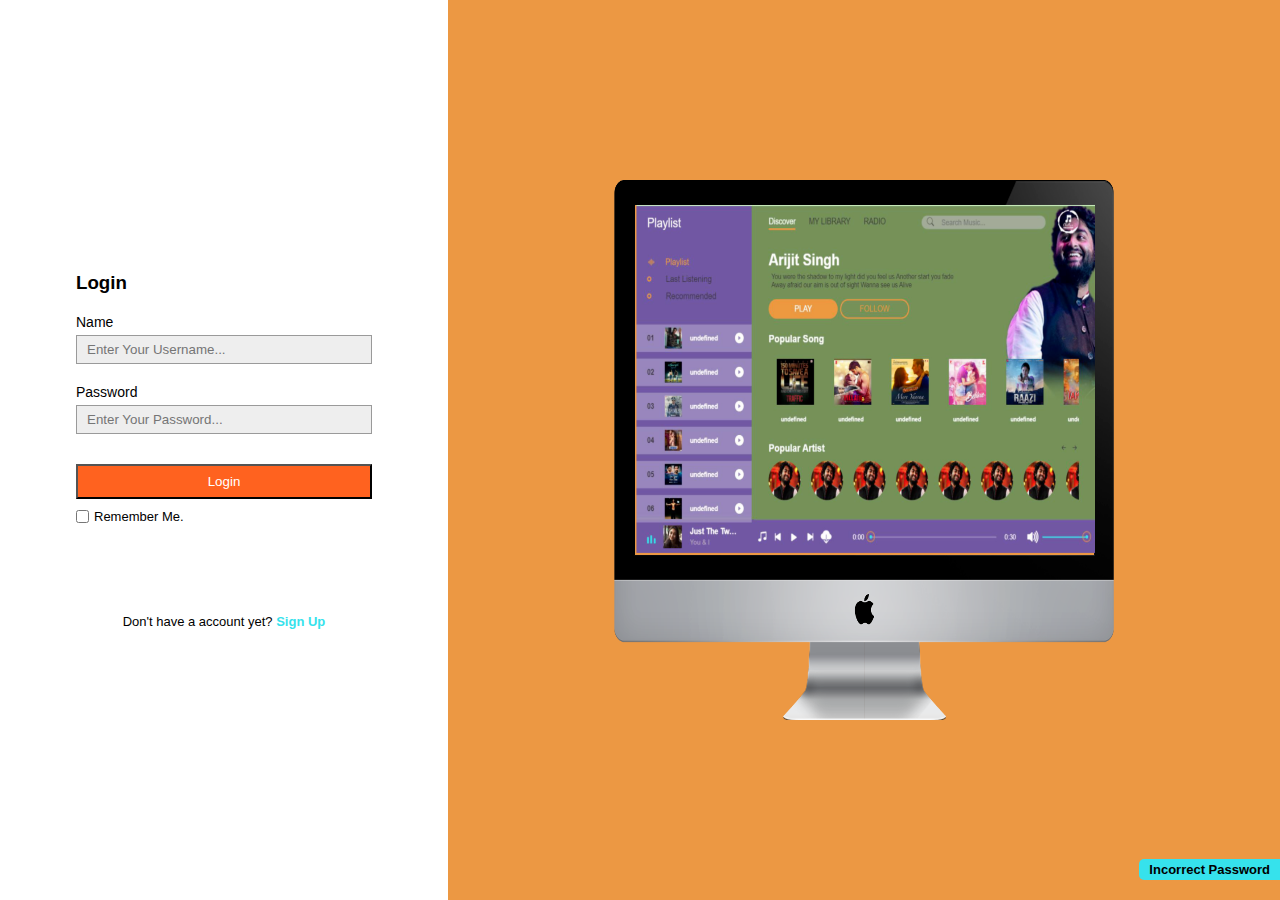
<file: index.html>
<!DOCTYPE html>
<html lang="en">
<head>
    <meta charset="UTF-8">
    <meta http-equiv="X-US-Compatible" content="IE=EDGE">
    <meta name="viewport" content="width=device-width, initial-scale=1.0">
    <link rel="stylesheet" href="https://cdn.jsdelivr.net/npm/bootstrap-icons@1.10.4/font/bootstrap-icons.css">
    <link rel="stylesheet" href="style.css">
    <title>Chillux Login</title>
</head>
<body>
    <header>
        <div class="left_bx1">
            <div class="content">
                <form method="get" action="welcome.html">
                    <h3>Login</h3>
                    <div class="card">
                        <label for="name">Name</label>
                        <input type="text" name="user_name" placeholder="Enter Your Username..." required>
                    </div>
                    <div class="card">
                        <label for="passqord">Password</label>
                        <input type="password" name="user_password" placeholder="Enter Your Password..." required>
                    </div>
                    <input type="submit" value="Login" class="submit">
                    <div class="check">
                        <input type="checkbox" name="" id=""><span>Remember Me.</span>
                    </div>
                    <p>Don't have a account yet? <a href="signup.html">Sign Up</a></p>
                </form>
            </div>
        </div>
        <div class="right_bx1">
            <img src="img/login_img.jpg" alt="">
            <h3>Incorrect Password</h3>
        </div>
    </header>
</body>
</html>
</file>
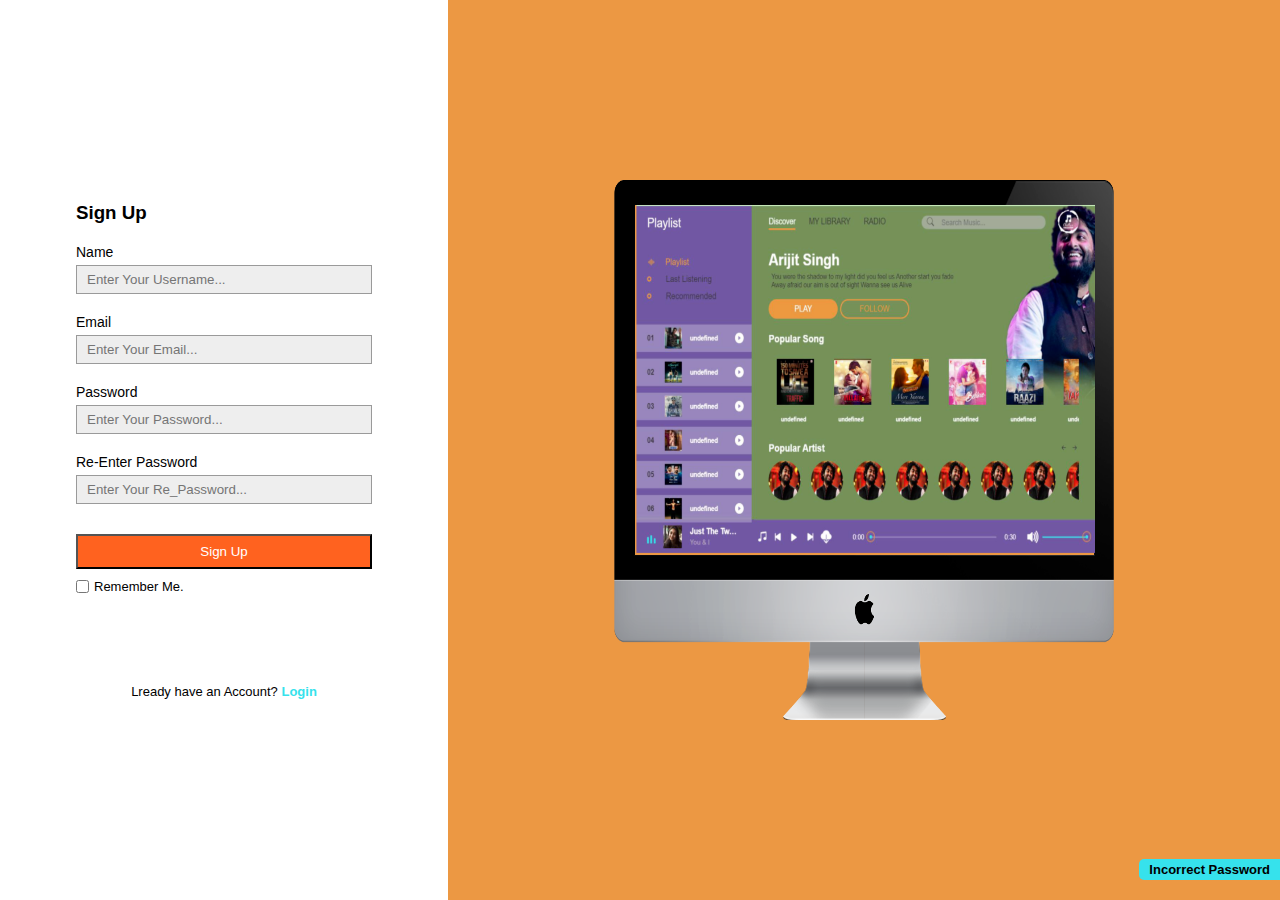
<file: signup.html>
<!DOCTYPE html>
<html lang="en">
<head>
    <meta charset="UTF-8">
    <meta http-equiv="X-US-Compatible" content="IE=EDGE">
    <meta name="viewport" content="width=device-width, initial-scale=1.0">
    <link rel="stylesheet" href="https://cdn.jsdelivr.net/npm/bootstrap-icons@1.10.4/font/bootstrap-icons.css">
    <link rel="stylesheet" href="style.css">
    <title>Chillux Sign Up</title>
</head>
<body>
    <header>
        <div class="left_bx1">
            <div class="content">
                <form method="get" action="index.html">
                    <h3>Sign Up</h3>
                    <div class="card">
                        <label for="name">Name</label>
                        <input type="text" name="user_name" placeholder="Enter Your Username..." required>
                    </div>
                    <div class="card">
                        <label for="email">Email</label>
                        <input type="email" name="user_email" placeholder="Enter Your Email..." required>
                    </div>
                    <div class="card">
                        <label for="password">Password</label>
                        <input type="password" name="user_password" placeholder="Enter Your Password..." required>
                    </div>
                    <div class="card">
                        <label for="re-passqord">Re-Enter Password</label>
                        <input type="password" name="user_re_password" placeholder="Enter Your Re_Password..." required>
                    </div>
                    <input type="submit" value="Sign Up" class="submit">
                    <div class="check">
                        <input type="checkbox" name="" id=""><span>Remember Me.</span>
                    </div>
                    <p>Lready have an Account? <a href="index.html">Login</a></p>
                </form>
            </div>
        </div>
        <div class="right_bx1">
            <img src="img/login_img.jpg" alt="">
            <h3>Incorrect Password</h3>
        </div>
    </header>
</body>
</html>
</file>
<file: style.css>
/* google font poppin */

@import url('https://fonts.googleapis.com/css2?family=Finlandica:ital@1&family=Montserrat&display=swap');

* {
    padding: 0%;
    margin: 0%;
    box-sizing: border-box;
}

body {
    font-family: 'Poppins', sans-serif;
    width: 100%;
    height: 100vh;
    background: #cff4c6;
    display: grid;
    place-items: center;
}

header {
    position: relative;
    width: 100%;
    height: 100%;
    /* border: 1px solid #fff; */
    display: flex;
    flex-wrap: wrap;
    overflow: hidden;
}

header .menu_side,
.song_side {
    width: 25%;
    height: 90%;
    /* border: 1px solid #fff;*/
    background: rgb(112, 88, 163);
    box-shadow: 5px 0px 2px #96ae72;
    color: #fff;
}

header .song_side {
    width: 75%;
    background: #749159;
}

header .master_play {
    width: 100%;
    height: 10%;
    /*border: 1px solid #fff; */
    background: rgb(112, 88, 163);
    box-shadow: 0px 3px 8px #96ae72;
}

header .menu_side h1 {
    font-size: 20px;
    margin: 15px 0px 0px 20px;
    font-weight: 500;
}

header .menu_side .playlist {
    margin: 40px 0px 0px 20px;
}

header .menu_side .playlist h4 {
    font-size: 14px;
    font-weight: 400;
    padding-bottom: 10px;
    color: #3d3a3f;
    cursor: pointer;
    display: flex;
    align-items: center;
    transition: .3s linear;
}

header .menu_side .playlist h4:hover {
    color: #fff;
}

header .menu_side .playlist h4 span {
    position: relative;
    margin-right: 35px;
}

header .menu_side .playlist h4 span::before {
    content: '';
    position: absolute;
    width: 4px;
    height: 4px;
    border: 2px solid #ec9843;
    border-radius: 50%;
    top: -4px;
    transition: .3s linear;
}

header .menu_side .playlist h4:hover span::before {
    border: 2px solid #fff;
}

header .menu_side .playlist h4 .bi {
    display: none;
}

header .menu_side .playlist .active {
    color: #ec9843;
}

header .menu_side .playlist .active span {
    display: none;
}

header .menu_side .playlist .active .bi {
    display: flex;
    margin-right: 20px;
}

header .menu_side .menu_song {
    width: 100%;
    height: 308px;
    /* border: 1px solid #fff;   */
    margin-top: 25px;
    overflow: auto;
}

header .menu_side .menu_song::-webkit-scrollbar {
    display: none;
}

header .menu_side .menu_song li {
    list-style-type: none;
    position: relative;
    padding: 5px 0px 5px 20px;
    display: flex;
    align-items: center;
    margin-bottom: 10px;
    cursor: pointer;
    transition: .3s linear;
    background: rgba(249, 248, 249, 0.285);
}

header .menu_side .menu_song li:hover {
    background: rgba(249, 248, 249, 0.285);
}

header .menu_side .menu_song li span {
    font-size: 12px;
    font-weight: 600;
    color: #3d3a3f;
}

header .menu_side .menu_song li img {
    width: 32px;
    height: 32px;
    margin-left: 20px;
}

header .menu_side .menu_song li h5 {
    font-size: 11px;
    margin-left: 15px;
    width: 130px;
    /*border: 1px solid #fff;*/
    overflow: hidden;
    text-overflow: ellipsis;
    white-space: nowrap;
}

header .menu_side .menu_song li h5 .subtitle {
    font-size: 9px;
    color: #3d3a3f;
}

header .menu_side .menu_song li .bi {
    position: absolute;
    right: 15px;
}

header .master_play {
    display: flex;
    align-items: center;
    padding: 0px 20px;
}

header .master_play .wave {
    width: 30px;
    height: 30px;
    /*border: 1px solid #fff;*/
    padding-bottom: 5px;
    display: flex;
    align-items: flex-end;
    margin-right: 10px;
}

header .master_play .wave .wave1 {
    width: 3px;
    height: 10px;
    background: #36e2ec;
    margin-right: 3px;
    border-radius: 10px 10px 0px 0px;
    animation: unset;
}

header .master_play .wave .wave1:nth-child(2) {
    height: 13px;
    margin-right: 3.5px;
    animation-delay: .4s;
}

header .master_play .wave .wave1:nth-child(3) {
    height: 8px;
    animation-delay: .8s;
}

/* javascript classes */

header .master_play .active1 .wave1 {
    animation: wave .5s linear infinite;
}

header .master_play .active1 .wave1:nth-child(2) {
    animation-delay: .4s;
}

header .master_play .active1 .wave1:nth-child(3) {
    animation-delay: .8s;
}

@keyframes wave {
    0% {
        height: 10px;
    }

    50% {
        height: 15px;
    }

    100% {
        height: 10px;
    }
}

header .master_play img {
    width: 35px;
    height: 35px;
}

header .master_play h5 {
    width: 130px;
    /* border: 1px solid #fff; */
    margin-left: 15px;
    color: #fff;
    line-height: 17px;
    overflow: hidden;
    text-overflow: ellipsis;
    white-space: nowrap;
    font-size: 13px;
}

header .master_play h5 .subtitle {
    font-size: 11px;
    color: #ad96ba;
    width: 100%;
    overflow: hidden;
    text-overflow: ellipsis;
    white-space: nowrap;
}

header .master_play .icon {
    font-size: 20px;
    color: #fff;
    margin: 0px 20px 0px 40px;
    outline: none;
    display: flex;
    align-items: center;
}

header .master_play .icon .bi {
    cursor: pointer;
    outline: none;
}

header .master_play .icon .shuffle {
    font-size: 17px;
    margin-right: 10px;
    width: 17.5px;
    overflow: hidden;
    display: flex;
    align-items: center;
}

header .master_play .icon #download_music {
    text-decoration: none;
    color: #fff;
    font-size: 20px;
    margin-left: 10px;
}

header .master_play .icon .bi:nth-child(3) {
    border: 1px solid rgb(105, 105, 105, .1);
    border-radius: 50%;
    padding: 1px 5px 0px 5px;
    margin: 0px 5px;
}

header .master_play span {
    color: #fff;
    width: 32px;
    /* border: 1px solid #fff; */
    font-size: 11px;
    font-weight: 400;
}

header .master_play #currentStart {
    margin: 0px 0px 0px 20px;
}

header .master_play .bar {
    position: relative;
    width: 43%;
    height: 2px;
    background: rgba(249, 248, 249, 0.285);
    margin: 0px 15px 0px 10px;
}

header .master_play .bar .bar2 {
    position: absolute;
    background: #36e2ec;
    width: 0%;
    height: 100%;
    top: 0;
    transition: 1s linear;
}

header .master_play .bar .dot {
    position: absolute;
    width: 5px;
    height: 5px;
    background: #36e2ec;
    border-radius: 50%;
    left: 0%;
    top: -1.5px;
    transition: 1s linear;
}

header .master_play .bar .dot::before {
    content: '';
    position: absolute;
    width: 15px;
    height: 15px;
    border: 1px solid #ec9843;
    border-radius: 50%;
    left: -6px;
    top: -6px;
    box-shadow: inset 0px 0px 3px #ec9843;
}

header .master_play .bar input {
    position: absolute;
    width: 100%;
    top: -7px;
    left: 0;
    cursor: pointer;
    z-index: 9999999999999999999999999999999999999999;
    /* transition: 3s linear; */
    opacity: 0;
}

header .master_play .vol {
    position: relative;
    width: 120px;
    height: 2px;
    background: rgb(105, 105, 170, .1);
    margin-left: 50px;
}

header .master_play .vol .bi {
    position: absolute;
    color: #fff;
    font-size: 25px;
    top: -11px;
    left: -30px;
}

header .master_play .vol input {
    position: absolute;
    width: 100px;
    top: -7px;
    left: 0;
    cursor: pointer;
    z-index: 9999999999999999999999999999999;
    opacity: 0;
}

header .master_play .vol .vol_bar {
    position: absolute;
    background: #36e2ec;
    width: 100%;
    height: 100%;
    top: 0;
    transition: 1s linear;
}

header .master_play .vol .dot {
    position: absolute;
    width: 5px;
    height: 5px;
    background: #36e2ec;
    border-radius: 50%;
    left: 100%;
    top: -1.5px;
    transition: 1s linear;
}

header .master_play .vol .dot::before {
    content: '';
    position: absolute;
    width: 15px;
    height: 15px;
    border: 1px solid #ec9843;
    border-radius: 50%;
    left: -6px;
    top: -6px;
    box-shadow: inset 0px 0px 3px #ec9843;
}

header .song_side {
    z-index: 2;
}

header .song_side::before {
    content: '';
    position: absolute;
    width: 100%;
    height: 300px;
    z-index: -1;
}

header .song_side nav {
    width: 90%;
    height: 10%;
    /* border: 1px solid #fff; */
    margin: auto;
    display: flex;
    align-items: center;
    justify-content: space-between;
}

header .song_side nav ul {
    display: flex;
}

header .song_side nav ul li {
    list-style: none;
    position: relative;
    font-size: 13px;
    color: #3d3a3f;
    margin-right: 25px;
    cursor: pointer;
    transition: .3s linear;
}

header .song_side nav ul li:hover {
    color: #fff;
}

header .song_side nav ul li:nth-child(1) {
    color: #fff;
}

header .song_side nav ul li span {
    position: absolute;
    width: 100%;
    height: 2.5px;
    background: #ec9843;
    bottom: -5px;
    left: 0;
    border-radius: 20px;
}

header .song_side nav .search {
    padding: 10px;
    position: relative;
    width: 40%;
    padding: 1px 10px;
    border-radius: 20px;
    /* border: 1px solid #fff; */
    color: rgb(89, 85, 85);
}

header .song_side nav .search::before {
    content: '';
    position: absolute;
    width: 100%;
    height: 100%;
    background: rgba(184, 184, 184, 0.648);
    border-radius: 20px;
    backdrop-filter: blur(5px);
    z-index: -1;
}

header .song_side nav .search .search_results {
    position: absolute;
    width: 100%;
    height: 170px;
    /* border: 1px solid #fff; */
    margin-top: 8px;
    border-radius: 10px;
    overflow: auto;
}

header .song_side nav .search .search_results::-webkit-scrollbar {
    display: none;
}

header .song_side nav .search .search_results .card {
    width: 100%;
    height: 45px;
    /* border: 1px solid #fff; */
    display: flex;
    align-items: center;
    background: rgba(184, 184, 184, 0.648);
    margin-bottom: 3px;
    text-decoration: none;
    display: none;
}

header .song_side nav .search .search_results .card img {
    width: 35px;
    height: 35px;
    border-radius: 5px;
}

header .song_side nav .search .search_results .card .content {
    width: 80%;
    height: 100%;
    /* border: 1px solid #fff; */
    padding: 6;
    font-size: 13px;
    font-weight: 600;
    color: #fff;
}

header .song_side nav .search .search_results .card .content .subtitle {
    font-size: 11px;
    color: #424242;
    font-weight: 500;
}

header .song_side nav .search .bi {
    font-size: 13px;
    margin-left: 10px;
}

header .song_side nav .search input {
    background: none;
    border: none;
    outline: none;
    padding: 0px 10px;
    color: #fff;
    font-size: 12px;
}

header .song_side nav .user {
    position: relative;
    width: 40px;
    height: 40px;
    /* border: 1px solid #fff; */
    border-radius: 300px;
}

header .song_side nav .user img {
    width: 100%;
    height: 100%;
    border-radius: 300px;
    box-shadow: 2px 2px 8px #121213;
}

header .song_side .content {
    width: 90%;
    height: 30%;
    /* border: 1px solid #fff; */
    margin: auto;
    padding-top: 20px;
}

header .song_side .content h1 {
    font-size: 25px;
    font-weight: 600px;
}

header .song_side .content p {
    font-size: 11px;
    font-weight: 400;
    color: #3d3a3f;
    margin: 5px;
}

header .song_side .content .buttons {
    margin-top: 15px;
}

header .song_side .content .buttons button {
    width: 130px;
    height: 30px;
    border: 2px solid #ec9843;
    outline: none;
    border-radius: 20px;
    background: #ec9843;
    color: #fff;
    cursor: pointer;
    transition: .3s linear;
}

header .song_side .content .buttons button:hover {
    background: none;
    color: #ec9843;
}

header .song_side .content .buttons button:nth-child(2) {
    background: none;
    color: #ec9843;
}

header .song_side .content .buttons button:nth-child(2):hover {
    background: #ec9843;
    color: #fff;
}

header .song_side .popular_song {
    width: 90%;
    height: auto;
    margin: auto;
    margin-top: 2px;
    /* border: 1px solid #fff; */
}

header .song_side .popular_song .h4 {
    display: flex;
    align-items: center;
    justify-content: space-between;
}

header .song_side .popular_song .h4 .bi {
    color: #424242;
    cursor: pointer;
    transition: .3s linear;
}

header .song_side .popular_song .h4 .bi:hover {
    color: #fff;
}

header .song_side .popular_song .pop_song {
    width: 100%;
    height: 150px;
    margin-top: 6px;
    display: flex;
    /* border: 1px solid #fff; */
    overflow: auto;
    scroll-behavior: smooth;
}

header .song_side .popular_song .pop_song::-webkit-scrollbar {
    display: none;
}

header .song_side .popular_song .pop_song li {
    min-width: 100px;
    height: 140px;
    list-style-type: none;
    margin-right: 8px;
    transition: .3s linear;
}

header .song_side .popular_song .pop_song li:hover {
    background: rgb(105, 105, 170, .1);
}

header .song_side .popular_song .pop_song li .img_play {
    position: relative;
    width: 100px;
    height: 100px;
    display: flex;
    align-items: center;
    justify-content: center;
}

header .song_side .popular_song .pop_song li .img_play img {
    width: 70%;
    height: 70%;
}

header .song_side .popular_song .pop_song li .img_play .bi {
    position: absolute;
    font-size: 16px;
    cursor: pointer;
    transition: .3s linear;
    opacity: 0;
}

header .song_side .popular_song .pop_song li:hover .img_play .bi {
    opacity: 1;
}

header .song_side .popular_song .pop_song li h5 {
    padding: 0px 0px 0px 23px;
    line-height: 15px;
    font-size: 10px;
    width: 100px;
    overflow: hidden;
    white-space: nowrap;
    text-overflow: ellipsis;
}

header .song_side .popular_song .pop_song li h5 .subtitle {
    font-size: 9px;
    overflow: hidden;
    white-space: nowrap;
    text-overflow: ellipsis;
    color: #424242;
}

header .song_side .popular_artists {
    width: 90%;
    height: auto;
    /* border: 1px solid #fff; */
    margin: auto;
    margin-top: -8px;
}

header .song_side .popular_artists .h4 {
    display: flex;
    align-items: center;
    justify-content: space-between;
}

header .song_side .popular_artists .h4 .bi {
    color: #424242;
    cursor: pointer;
    transition: .3s linear;
}

header .song_side .popular_artists .h4 .bi:hover {
    color: #fff;
}

header .song_side .popular_artists .item {
    width: 100%;
    height: auto;
    margin-top: 10px;
    display: flex;
    /* border: 1px solid #fff; */
    overflow: auto;
    scroll-behavior: smooth;
}

header .song_side .popular_artists .item::-webkit-scrollbar {
    display: none;
}

header .song_side .popular_artists .item li {
    list-style: none;
    position: relative;
    min-width: 60px;
    height: 60px;
    border-radius: 50%;
    margin-right: 20px;
    cursor: pointer;
}

header .song_side .popular_artists .item li img {
    width: 100%;
    height: 100%;
    border-radius: 50%;
}

/* login style  */

header .left_bx1,
.right_bx1 {
    position: relative;
    width: 65%;
    height: 100%;
    /* border: 1px solid #fff; */
    background: #ec9843;
    display: flex;
    align-items: center;
    justify-content: center;
}

header .left_bx1 {
    width: 35%;
    background: #fff;
    /* box-shadow: 5px 0px 2px #ec9843; */
}

header .left_bx1 .content {
    width: 75%;
    height: auto;
    /* border: 1px solid #000; */
    padding: 15px 20px;
    background: #fff;
}

header .left_bx1 .content .card {
    width: 100%;
    display: flex;
    align-items: flex-start;
    flex-direction: column;
    justify-content: center;
    margin-top: 20px;
}

header .left_bx1 .content .card label {
    font-size: 14px;
}

header .left_bx1 .content .card input {
    width: 100%;
    padding: 6px 10px;
    border: 1px solid rgb(154, 154, 154);
    background: rgb(238, 238, 238);
    margin-top: 5px;
}

header .left_bx1 .content .submit {
    margin-top: 30px;
    padding: 8px 20px;
    color: #fff;
    background: #ff621f;
    width: 100%;
    cursor: pointer;
}

header .left_bx1 .content .check {
    display: flex;
    align-items: center;
    margin-top: 10px;
}

header .left_bx1 .content .check span {
    margin-left: 5px;
    font-size: 13px;
}

header .left_bx1 .content p {
    margin-top: 90px;
    text-align: center;
    font-size: 13px;
}

header .left_bx1 .content p a {
    text-decoration: none;
    color: #36e2ec;
    font-weight: bold;
}

header .right_bx1 h3 {
    position: absolute;
    background: #36e2ec;
    color: #000;
    right: 0;
    bottom: 20px;
    padding: 3px 10px;
    border-radius: 5px 0px 0px 5px;
    font-size: 13px;
}

header .right_bx1 img {
    position: absolute;
    width: 60%;
    height: 60%;
}

@media screen and (max-width: 600px) {
    header .right_bx1 img {
        width: 60%;
        height: 20%;
    }

    header .menu_side {
        width: 35%;
    }


    header .song_side {
        width: 65%;
        background: #749159;
    }

    header .song_side nav ul li {
        font-size: 6px;
        margin-right: 6px;
        margin-top: -10px;
    }

    header .song_side nav .search {
        width: 40%;
        margin-bottom: 15px;
    }

    header .song_side nav .search .bi {
        display: none;
    }

    header .song_side nav .search input {
        font-size: 8px;
        margin-top: 10px;
        padding-left: 20px;
        margin-bottom: 8px;
    }

    header .song_side nav .search .search_results .card {
        width: 100%;
        height: 30px;
        margin-bottom: 3px;
    }

    header .song_side nav .search .search_results .card img {
        width: 25px;
        height: 25px;
        border-radius: 5px;
    }

    header .song_side nav .search .search_results .card .content {
        width: 100%;
        height: 100%;
        font-size: 6px;
        font-weight: 500;
    }

    header .song_side nav .search .search_results .card .content .subtitle {
        font-size: 6px;
        color: #424242;
        font-weight: 500;
    }

    header .song_side nav .user {
        width: 20px;
        height: 20px;
        margin-bottom: 15px;
        margin-left: 15px;
    }

    header .song_side .content h1 {
        font-size: 30px;
        font-weight: 600px;
    }

    header .song_side .content p {
        font-size: 12px;
        font-weight: 400;
    }

    header .song_side .content .buttons {
        margin-top: 15px;
    }

    header .song_side .content .buttons button {
        width: 100px;
        height: 20px;
    }

    header .song_side .popular_song {
        width: 90%;
        margin-top: 40px;
    }

    header .song_side .popular_artists {
        width: 90%;
        margin-top: 0px;
    }


    header .master_play {
        padding: 0px 10px;
    }


    header .master_play .wave {
        width: 20px;
        height: 20px;
    }

    header .menu_side,
    .song_side {
        width: 35%;
        height: 80%;
    }

    header .master_play {
        width: 100%;
        height: 20%;
    }

    header .master_play .wave {
        padding-bottom: 52px;
    }

    header .master_play img {
        width: 35px;
        height: 35px;
        margin-bottom: 20%;
    }

    header .master_play h5 {
        width: 6px;
        margin-left: 10px;
        margin-bottom: 75px;
        font-size: 12px;
        overflow: visible;
    }

    header .master_play h5 .subtitle {
        font-size: 8px;
        overflow: visible;
    }


    header .master_play .icon {
        margin: -75px 0px 0px 130px;
    }

    header .menu_side .playlist {
        margin-left: 10px;

    }

    header .menu_side .playlist h4 {
        font-size: 14px;
        font-weight: 200;
        padding-bottom: 10px;
        overflow: hidden;
        width: 110px;
    }

    header .menu_side .menu_song {
        width: 100%;
        height: 300px;
        /* border: 1px solid #fff;   */
        margin-top: 25px;
        overflow: auto;
    }

    header .menu_side .menu_song li {
        position: relative;
        padding: 5px 0px 5px 5px;
    }

    header .menu_side .menu_song li img {
        width: 32px;
        height: 32px;
        margin-left: 4px;
    }

    header .menu_side .menu_song li h5 {
        font-size: 11px;
        margin-left: 5px;
        width: 50px;
        /* border: 1px solid #fff; */
        overflow: hidden;
        text-overflow: ellipsis;
        white-space: nowrap;
    }

    header .menu_side .menu_song li .bi {
        position: absolute;
        right: 5px;
    }
    

}
</file>
